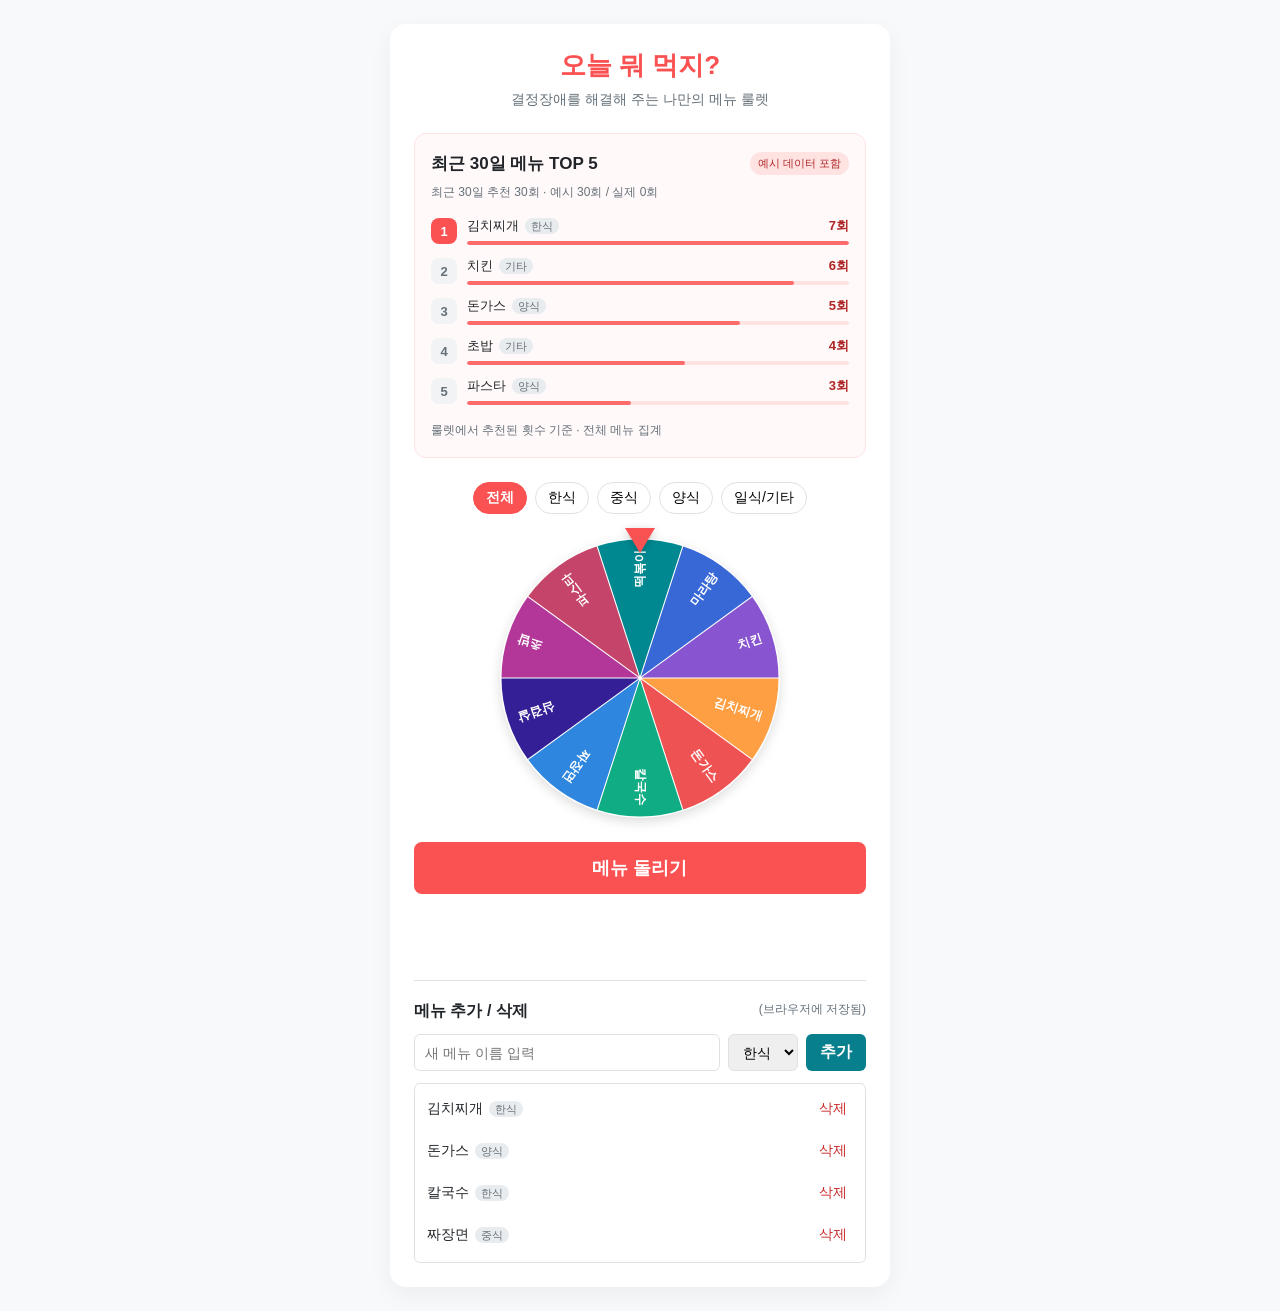
<file: index.html>
<!DOCTYPE html>
<html lang="ko">
<head>
  <meta charset="UTF-8">
  <meta name="viewport" content="width=device-width, initial-scale=1.0">
  <title>오늘 뭐 먹지? — 메뉴 추천 룰렛</title>
  <link rel="stylesheet" href="style.css">
  <script src="logic.js" defer></script>
  <script src="app.js" defer></script>
</head>
<body>
  <main class="container">
    <h1>오늘 뭐 먹지?</h1>
    <p class="subtitle">결정장애를 해결해 주는 나만의 메뉴 룰렛</p>
    <section class="ranking" aria-labelledby="rankingTitle">
      <div class="ranking-heading">
        <h2 id="rankingTitle">최근 30일 메뉴 TOP 5</h2>
        <span class="ranking-badge" id="rankingBadge">사용 기록</span>
      </div>
      <p class="ranking-summary" id="rankingSummary"></p>
      <ol class="ranking-list" id="rankingList" aria-label="많이 추천된 메뉴 순위"></ol>
      <p class="ranking-caption">룰렛에서 추천된 횟수 기준 · 전체 메뉴 집계</p>
      <p class="ranking-summary" id="historyNotice" role="status"></p>
    </section>
    <div class="categories" id="categoryFilters" role="group" aria-label="메뉴 종류">
      <button type="button" class="category-btn active" data-category="all" aria-pressed="true">전체</button>
      <button type="button" class="category-btn" data-category="한식" aria-pressed="false">한식</button>
      <button type="button" class="category-btn" data-category="중식" aria-pressed="false">중식</button>
      <button type="button" class="category-btn" data-category="양식" aria-pressed="false">양식</button>
      <button type="button" class="category-btn" data-category="기타" aria-pressed="false">일식/기타</button>
    </div>
    <div class="roulette-wrapper">
      <div class="pointer" aria-hidden="true"></div>
      <canvas id="rouletteCanvas" width="560" height="560" role="img" aria-label="메뉴 룰렛">아래 메뉴 목록에서 후보를 확인하고 메뉴 돌리기 버튼을 눌러 주세요.</canvas>
    </div>
    <button type="button" class="spin-btn" id="spinButton">메뉴 돌리기</button>
    <p class="result-overlay" id="resultDisplay" role="status" aria-live="polite"></p>
    <section class="menu-manager" aria-labelledby="managerTitle">
      <h2 id="managerTitle">메뉴 추가 / 삭제 <span>(브라우저에 저장됨)</span></h2>
      <form class="input-group" id="menuForm">
        <label class="sr-only" for="newMenuName">새 메뉴 이름</label>
        <input type="text" id="newMenuName" placeholder="새 메뉴 이름 입력" maxlength="10" required>
        <label class="sr-only" for="newMenuCategory">메뉴 종류</label>
        <select id="newMenuCategory">
          <option>한식</option><option>중식</option><option>양식</option><option>기타</option>
        </select>
        <button class="add-btn" type="submit">추가</button>
      </form>
      <p id="notice" class="notice" role="status"></p>
      <ul class="menu-list" id="menuListDisplay" aria-label="등록한 메뉴"></ul>
    </section>
  </main>
</body>
</html>
</file>
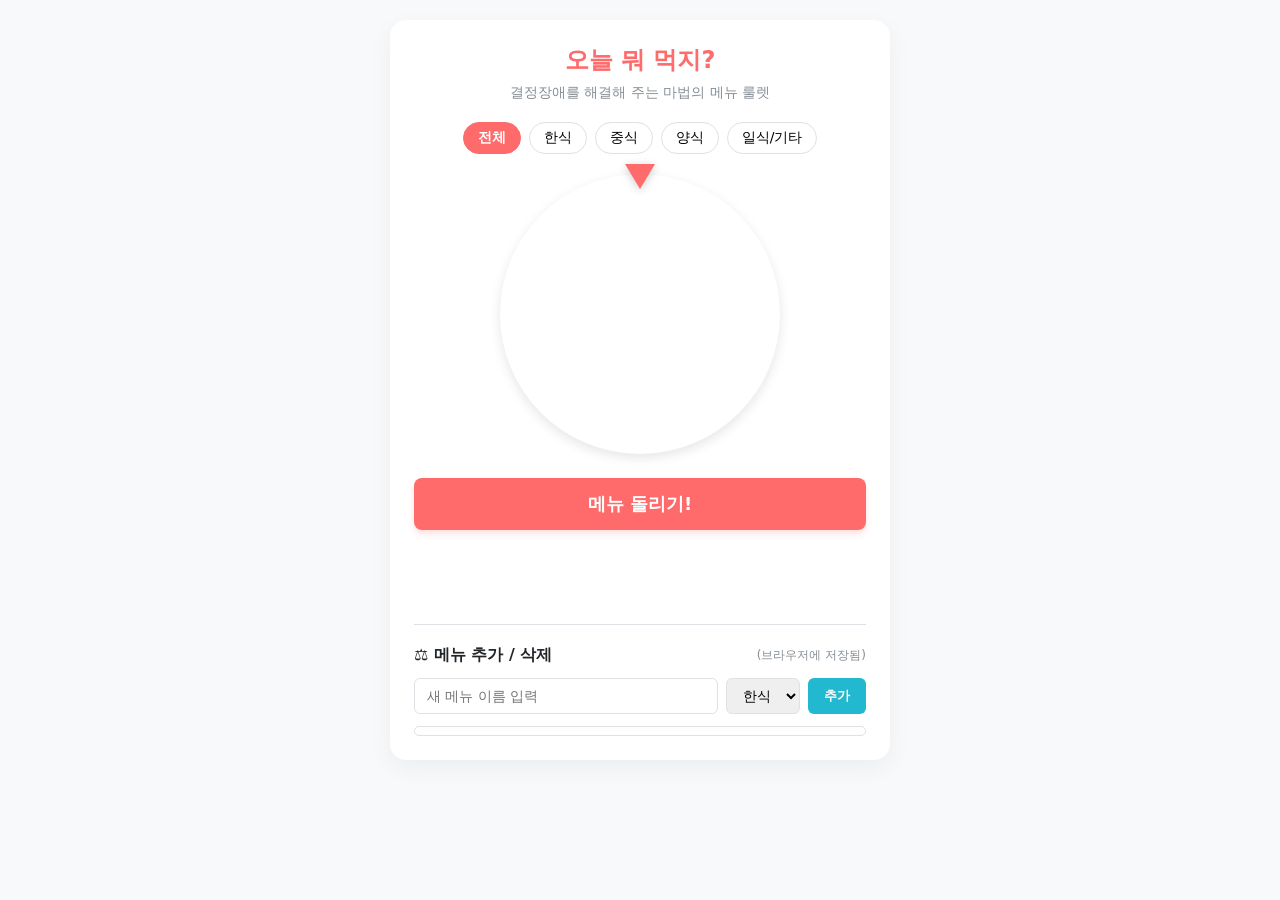
<file: gemini-code-1793166006127.html>
<!DOCTYPE html>
<html lang="ko">
<head>
    <meta charset="UTF-8">
    <meta name="viewport" content="width=device-width, initial-scale=1.0">
    <title>오늘 뭐 먹지? - 메뉴 추천 룰렛</title>
    <style>
        :root {
            --primary: #ff6b6b;
            --primary-dark: #fa5252;
            --background: #f8f9fa;
            --surface: #ffffff;
            --text: #212529;
            --text-muted: #868e96;
            --border: #dee2e6;
        }
        * { box-sizing: border-box; margin: 0; padding: 0; font-family: 'Pretendard', -apple-system, BlinkMacSystemFont, system-ui, Roboto, sans-serif; }
        body { background-color: var(--background); color: var(--text); padding: 20px; display: flex; flex-direction: column; align-items: center; min-height: 100vh; }
        .container { max-width: 500px; width: 100%; background: var(--surface); padding: 24px; border-radius: 16px; box-shadow: 0 8px 24px rgba(0,0,0,0.05); text-align: center; }
        h1 { font-size: 24px; margin-bottom: 8px; color: var(--primary); }
        .subtitle { font-size: 14px; color: var(--text-muted); margin-bottom: 20px; }
        
        /* 카테고리 탭 */
        .categories { display: flex; gap: 8px; justify-content: center; margin-bottom: 20px; flex-wrap: wrap; }
        .category-btn { padding: 6px 14px; border-radius: 20px; border: 1px solid var(--border); background: var(--surface); cursor: pointer; font-size: 14px; transition: all 0.2s; }
        .category-btn.active { background: var(--primary); color: white; border-color: var(--primary); font-weight: bold; }

        /* 룰렛 영역 */
        .roulette-wrapper { position: relative; width: 280px; height: 280px; margin: 0 auto 24px; }
        .pointer { position: absolute; top: -10px; left: 50%; transform: translateX(-50%); width: 0; height: 0; border-left: 15px solid transparent; border-right: 15px solid transparent; border-top: 25px solid var(--primary); z-index: 10; filter: drop-shadow(0 2px 4px rgba(0,0,0,0.2)); }
        canvas { width: 100%; height: 100%; border-radius: 50%; box-shadow: 0 4px 12px rgba(0,0,0,0.1); }

        /* 버튼 및 결과 */
        .spin-btn { width: 100%; padding: 14px; background: var(--primary); color: white; border: none; border-radius: 8px; font-size: 18px; font-weight: bold; cursor: pointer; transition: background 0.2s; box-shadow: 0 4px 6px rgba(255,107,107,0.2); }
        .spin-btn:hover { background: var(--primary-dark); }
        .spin-btn:disabled { background: var(--border); cursor: not-allowed; box-shadow: none; }
        .result-overlay { font-size: 28px; font-weight: 800; margin-top: 20px; min-height: 42px; color: var(--primary-dark); animation: pop 0.3s ease-out; }

        /* 메뉴 관리 리스트 */
        .menu-manager { margin-top: 32px; text-align: left; border-top: 1px solid var(--border); padding-top: 20px; }
        .menu-manager h3 { font-size: 16px; margin-bottom: 12px; display: flex; justify-content: space-between; align-items: center; }
        .input-group { display: flex; gap: 8px; margin-bottom: 12px; }
        .input-group input, .input-group select { padding: 8px 12px; border: 1px solid var(--border); border-radius: 6px; font-size: 14px; }
        .input-group input { flex: 1; }
        .add-btn { padding: 8px 16px; background: #22b8cf; color: white; border: none; border-radius: 6px; cursor: pointer; font-weight: bold; }
        .menu-list { max-height: 150px; overflow-y: auto; list-style: none; border: 1px solid var(--border); border-radius: 6px; padding: 4px; }
        .menu-item { display: flex; justify-content: space-between; align-items: center; padding: 6px 8px; border-radius: 4px; font-size: 14px; }
        .menu-item:hover { background: var(--background); }
        .menu-tag { font-size: 11px; padding: 2px 6px; background: #e9ecef; border-radius: 10px; color: var(--text-muted); margin-left: 6px; }
        .delete-btn { background: none; border: none; color: #fa5252; cursor: pointer; font-size: 12px; padding: 2px 6px; }
        
        @keyframes pop { 0% { transform: scale(0.8); opacity: 0; } 100% { transform: scale(1); opacity: 1; } }
    </style>
</head>
<body>
    <div class="container">
        <h1>오늘 뭐 먹지?</h1>
        <p class="subtitle">결정장애를 해결해 주는 마법의 메뉴 룰렛</p>

        <!-- 카테고리 필터 -->
        <div class="categories" id="categoryFilters">
            <button class="category-btn active" onclick="filterCategory('all')">전체</button>
            <button class="category-btn" onclick="filterCategory('한식')">한식</button>
            <button class="category-btn" onclick="filterCategory('중식')">중식</button>
            <button class="category-btn" onclick="filterCategory('양식')">양식</button>
            <button class="category-btn" onclick="filterCategory('기타')">일식/기타</button>
        </div>

        <!-- 룰렛 그래픽 -->
        <div class="roulette-wrapper">
            <div class="pointer"></div>
            <canvas id="rouletteCanvas" width="500" height="500"></canvas>
        </div>

        <!-- 작동 버튼 및 결과 -->
        <button class="spin-btn" id="spinButton" onclick="spinRoulette()">메뉴 돌리기!</button>
        <div class="result-overlay" id="resultDisplay"></div>

        <!-- 메뉴 편집 -->
        <div class="menu-manager">
            <h3>⚖️ 메뉴 추가 / 삭제 <span style="font-size:12px; font-weight:normal; color:var(--text-muted);">(브라우저에 저장됨)</span></h3>
            <div class="input-group">
                <input type="text" id="newMenuName" placeholder="새 메뉴 이름 입력" maxlength="10">
                <select id="newMenuCategory">
                    <option value="한식">한식</option>
                    <option value="중식">중식</option>
                    <option value="양식">양식</option>
                    <option value="기타">기타</option>
                </select>
                <button class="add-btn" onclick="addMenu()">추가</button>
            </div>
            <ul class="menu-list" id="menuListDisplay"></ul>
        </div>
    </div>

    <script>
        // 기본 초기 메뉴 리스트
        const defaultMenus = [
            { name: '김치찌개', category: '한식' },
            { name: '돈가스', category: '양식' },
            { name: '칼국수', category: '한식' },
            { name: '짜장면', category: '중식' },
            { name: '삼겹살', category: '한식' },
            { name: '초밥', category: '기타' },
            { name: '파스타', category: '양식' },
            { name: '떡볶이', category: '한식' },
            { name: '마라탕', category: '중식' },
            { name: '치킨', category: '기타' }
        ];

        let menus = JSON.parse(localStorage.getItem('myMenus')) || defaultMenus;
        let currentCategory = 'all';
        let filteredMenus = [...menus];

        const canvas = document.getElementById('rouletteCanvas');
        const ctx = canvas.getContext('2d');
        const colors = ["#ff9f43", "#ee5253", "#10ac84", "#2e86de", "#341f97", "#f368e0", "#ff6b6b", "#00d2d3", "#54a0ff", "#5f27cd"];
        
        let start
</file>
<file: style.css>
:root {
  --primary: #ff6b6b;
  --primary-dark: #fa5252;
  --background: #f8f9fa;
  --surface: #fff;
  --text: #212529;
  --text-muted: #657079;
  --border: #dee2e6;
}
* { box-sizing: border-box; }
body { margin: 0; padding: 24px 16px; min-height: 100vh; display: flex; justify-content: center; align-items: flex-start; background: var(--background); color: var(--text); font-family: -apple-system, BlinkMacSystemFont, "Segoe UI", "Malgun Gothic", sans-serif; }
button, input, select { font: inherit; }
button { cursor: pointer; }
button:disabled { cursor: not-allowed; opacity: .6; }
button:focus-visible, input:focus-visible, select:focus-visible { outline: 3px solid #1864ab; outline-offset: 3px; }
.container { width: 100%; max-width: 500px; padding: 24px; background: var(--surface); border-radius: 16px; box-shadow: 0 8px 24px #0000000d; text-align: center; }
h1 { margin: 0 0 8px; font-size: 26px; color: var(--primary-dark); }
.subtitle { margin: 0 0 24px; font-size: 14px; color: var(--text-muted); }
.ranking { margin: 0 0 24px; padding: 18px 16px; border: 1px solid #ffe3e3; border-radius: 12px; background: #fff9f9; text-align: left; }
.ranking-heading { display: flex; align-items: center; justify-content: space-between; gap: 8px; flex-wrap: wrap; }
.ranking h2 { margin: 0; font-size: 17px; }
.ranking-badge { border-radius: 20px; padding: 4px 8px; background: #ffe3e3; color: #b02525; font-size: 11px; }
.ranking-summary, .ranking-caption { margin: 8px 0 0; font-size: 12px; color: var(--text-muted); line-height: 1.5; }
.ranking-list { display: grid; gap: 12px; padding: 0; margin: 16px 0; list-style: none; }
.ranking-row { display: flex; align-items: center; gap: 10px; }
.ranking-position { display: grid; place-items: center; width: 26px; height: 26px; flex-shrink: 0; border-radius: 8px; background: #f1f3f5; color: #657079; font-size: 13px; font-weight: bold; }
.ranking-row:first-child .ranking-position { background: var(--primary-dark); color: white; }
.ranking-detail { flex: 1; min-width: 0; }
.ranking-label { display: flex; gap: 8px; justify-content: space-between; font-size: 13px; }
.ranking-name { overflow-wrap: anywhere; }
.ranking-count { flex-shrink: 0; color: #b02525; font-weight: bold; }
.ranking-track { height: 4px; margin-top: 6px; border-radius: 4px; background: #ffe3e3; overflow: hidden; }
.ranking-fill { height: 100%; background: var(--primary); border-radius: inherit; }
#historyNotice:empty { display: none; }
.categories { display: flex; gap: 8px; justify-content: center; margin-bottom: 24px; flex-wrap: wrap; }
.category-btn { padding: 6px 12px; border: 1px solid var(--border); border-radius: 20px; background: white; font-size: 14px; }
.category-btn.active { background: var(--primary-dark); color: white; border-color: var(--primary-dark); font-weight: bold; }
.roulette-wrapper { position: relative; width: min(280px, 100%); aspect-ratio: 1; margin: 0 auto 24px; }
.pointer { position: absolute; top: -10px; left: 50%; transform: translateX(-50%); border-left: 15px solid transparent; border-right: 15px solid transparent; border-top: 25px solid var(--primary-dark); z-index: 1; filter: drop-shadow(0 2px 4px #0003); }
canvas { display: block; width: 100%; height: 100%; border-radius: 50%; box-shadow: 0 4px 12px #0002; }
.spin-btn { width: 100%; padding: 14px; background: var(--primary-dark); color: white; border: 0; border-radius: 8px; font-size: 18px; font-weight: bold; }
.spin-btn:hover:enabled { background: #e03131; }
.result-overlay { min-height: 42px; margin: 20px 0 0; font-size: 28px; font-weight: 800; color: var(--primary-dark); overflow-wrap: anywhere; }
.menu-manager { margin-top: 24px; text-align: left; border-top: 1px solid var(--border); padding-top: 20px; }
.menu-manager h2 { display: flex; gap: 8px; justify-content: space-between; flex-wrap: wrap; margin: 0 0 12px; font-size: 16px; }
.menu-manager h2 span { font-size: 12px; font-weight: normal; color: var(--text-muted); }
.input-group { display: flex; gap: 8px; flex-wrap: wrap; }
.input-group input, .input-group select { min-width: 0; padding: 8px 10px; border: 1px solid var(--border); border-radius: 6px; font-size: 14px; }
.input-group input { flex: 1 1 130px; }
.add-btn { padding: 8px 14px; background: #087f8c; color: white; border: 0; border-radius: 6px; font-weight: bold; }
.notice { margin: 8px 0; font-size: 13px; color: var(--text-muted); }
.menu-list { max-height: 180px; overflow-y: auto; list-style: none; margin: 12px 0 0; border: 1px solid var(--border); border-radius: 6px; padding: 4px; }
.menu-item { display: flex; gap: 8px; justify-content: space-between; align-items: center; padding: 6px 8px; font-size: 14px; }
.menu-item:hover { background: var(--background); }
.menu-tag { font-size: 11px; padding: 2px 6px; background: #e9ecef; border-radius: 10px; color: var(--text-muted); margin-left: 6px; }
.delete-btn { background: none; border: 0; color: #c92a2a; padding: 6px; white-space: nowrap; }
.sr-only { position: absolute; width: 1px; height: 1px; padding: 0; overflow: hidden; clip-path: inset(50%); white-space: nowrap; }
@media (max-width: 380px) { .container { padding: 20px 14px; } }
</file>
